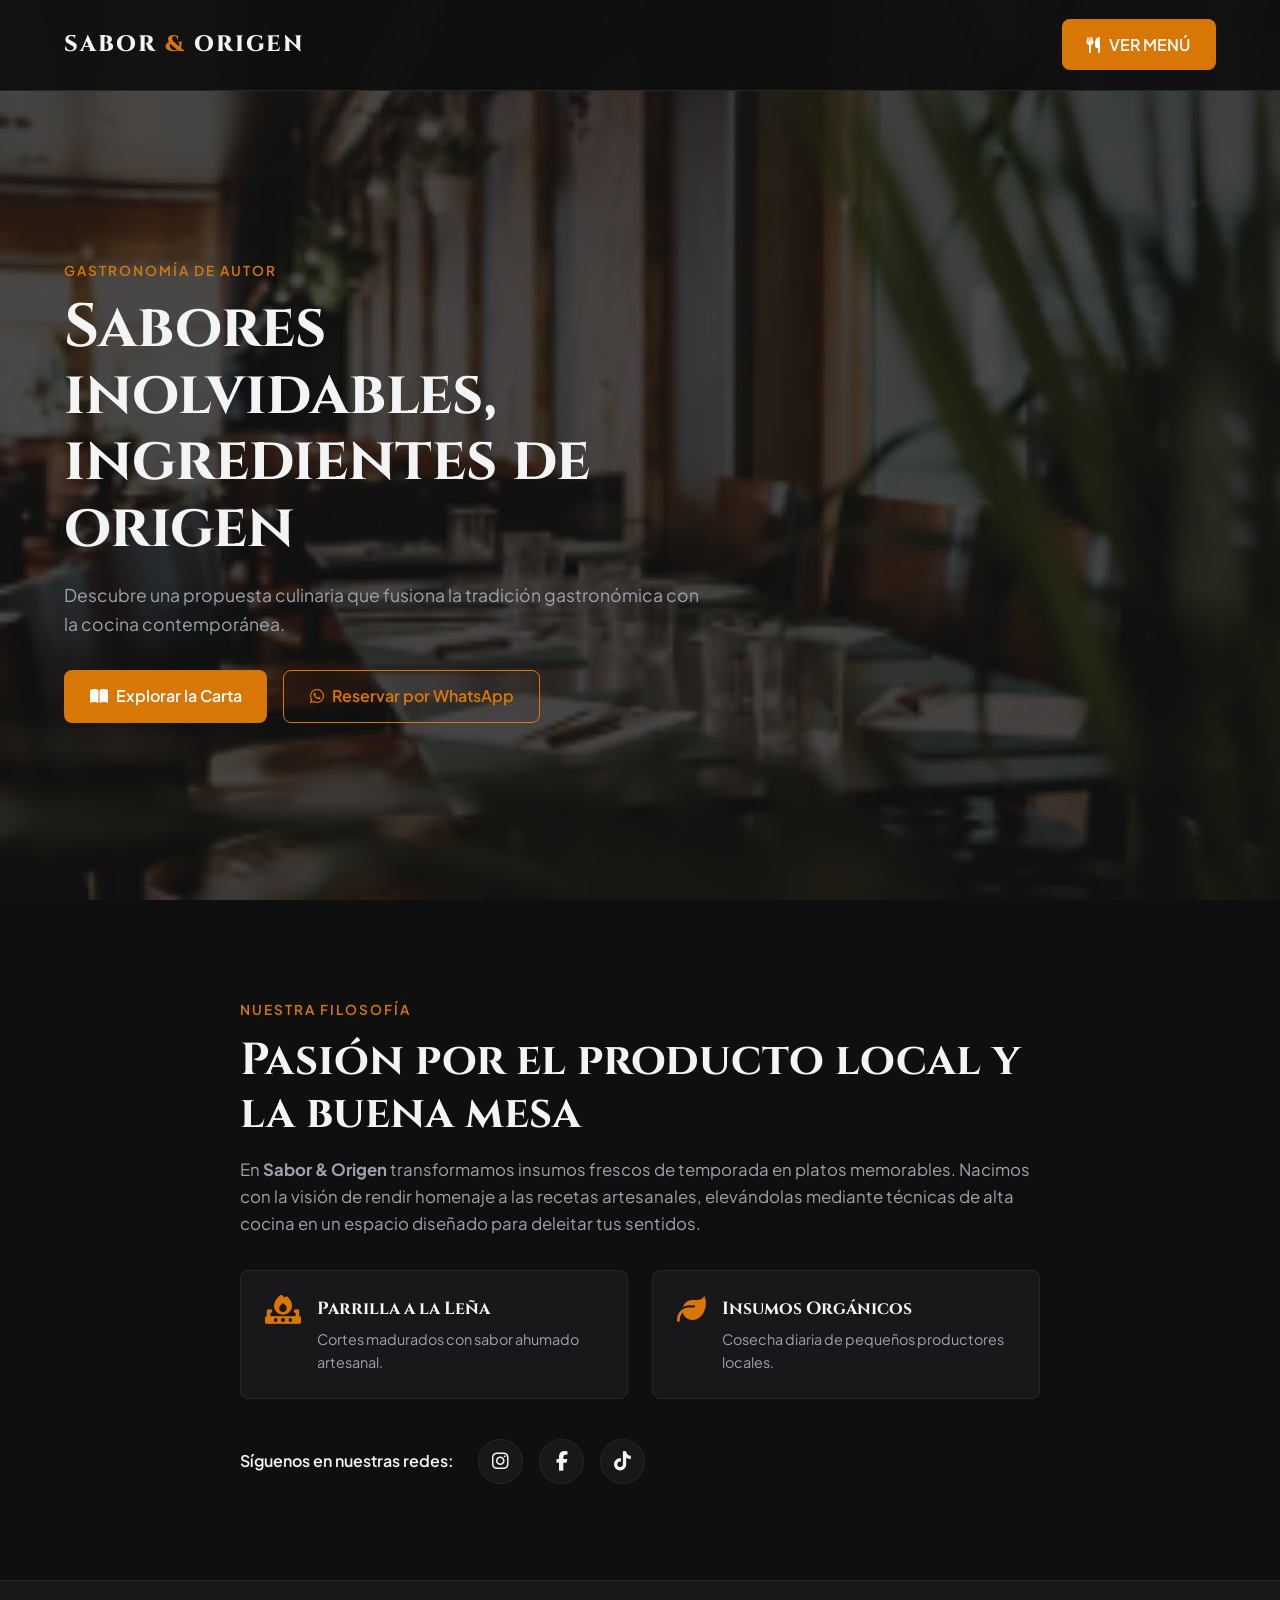
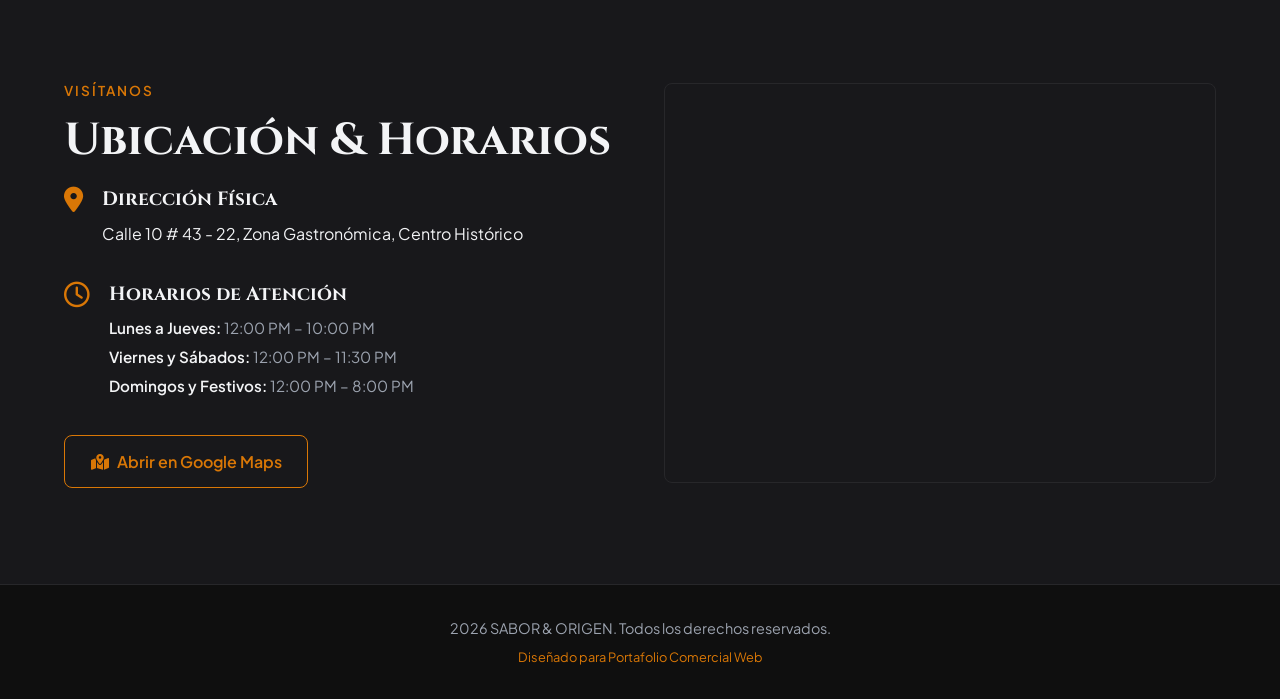
<file: index.html>
<!DOCTYPE html>
<html lang="es">
<head>
  <meta charset="UTF-8">
  <meta name="viewport" content="width=device-width, initial-scale=1.0">
  <meta name="description" content="Sabor & Origen - Gastronomía de autor, ingredientes seleccionados y ambiente único.">
  <title>Sabor & Origen | Restaurante & Experiencia Culinaria</title>

  <!-- Google Fonts -->
  <link rel="preconnect" href="https://fonts.googleapis.com">
  <link rel="preconnect" href="https://fonts.gstatic.com" crossorigin>
  <link href="https://fonts.googleapis.com/css2?family=Cinzel:wght@600;700;800;900&family=Plus+Jakarta+Sans:wght@400;500;600;700&display=swap" rel="stylesheet">

  <!-- Font Awesome Icons -->
  <link rel="stylesheet" href="https://cdnjs.cloudflare.com/ajax/libs/font-awesome/6.5.1/css/all.min.css">

  <!-- Hoja de Estilos (Asegúrate de que se llame styles.css en tu carpeta) -->
  <link rel="stylesheet" href="style.css">
</head>
<body>

  <!-- ==========================================
       SECCIÓN 1: HEADER (SOLO LOGO Y BOTÓN MENÚ)
  =========================================== -->
  <header class="header" id="header">
    <div class="container nav-container">
      <a href="index.html" class="logo">
        SABOR <span>&</span> ORIGEN
      </a>

      <div class="nav-actions">
        <a href="menu.html" class="btn btn-primary">
          <i class="fa-solid fa-utensils"></i> VER MENÚ
        </a>
      </div>
    </div>
  </header>

  <!-- ==========================================
       SECCIÓN 2: HERO & BANNER (CARRUSEL 4 SEGUNDOS)
  =========================================== -->
  <section class="hero" id="inicio">
    <div class="hero-slider">
      <!-- Asegúrate de que las fotos en tu carpeta img/ tengan estas extensiones exactas -->
      <div class="slide active" style="background-image: url('img/hero1.png');"></div>
      <div class="slide" style="background-image: url('img/hero2.png');"></div>
      <div class="slide" style="background-image: url('img/hero3.png');"></div>
    </div>

    <div class="hero-overlay"></div>

    <div class="container hero-container">
      <div class="hero-content">
        <span class="badge">Gastronomía de Autor</span>
        <h1 class="hero-title">Sabores inolvidables, ingredientes de origen</h1>
        <p class="hero-description">
          Descubre una propuesta culinaria que fusiona la tradición gastronómica con la cocina contemporánea.
        </p>
        <div class="hero-buttons">
          <a href="menu.html" class="btn btn-primary">
            <i class="fa-solid fa-book-open"></i> Explorar la Carta
          </a>
          <a href="https://wa.me/1234567890?text=Hola,%20quisiera%20reservar%20una%20mesa" target="_blank" rel="noopener noreferrer" class="btn btn-outline">
            <i class="fa-brands fa-whatsapp"></i> Reservar por WhatsApp
          </a>
        </div>
      </div>
    </div>
  </section>

  <!-- ==========================================
       SECCIÓN 3: SOBRE NOSOTROS, HISTORIA & REDES
  =========================================== -->
  <section class="about">
    <div class="container about-container">
      <div class="about-info">
        <span class="badge">Nuestra Filosofía</span>
        <h2 class="section-title">Pasión por el producto local y la buena mesa</h2>
        <p class="about-text">
          En <strong>Sabor & Origen</strong> transformamos insumos frescos de temporada en platos memorables. Nacimos con la visión de rendir homenaje a las recetas artesanales, elevándolas mediante técnicas de alta cocina en un espacio diseñado para deleitar tus sentidos.
        </p>

        <div class="features-grid">
          <div class="feature-card">
            <i class="fa-solid fa-fire-burner feature-icon"></i>
            <div>
              <h3>Parrilla a la Leña</h3>
              <p>Cortes madurados con sabor ahumado artesanal.</p>
            </div>
          </div>

          <div class="feature-card">
            <i class="fa-solid fa-leaf feature-icon"></i>
            <div>
              <h3>Insumos Orgánicos</h3>
              <p>Cosecha diaria de pequeños productores locales.</p>
            </div>
          </div>
        </div>

        <div class="socials-wrapper">
          <span class="socials-label">Síguenos en nuestras redes:</span>
          <div class="social-icons">
            <a href="https://instagram.com" target="_blank" rel="noopener noreferrer" aria-label="Instagram" class="social-btn">
              <i class="fa-brands fa-instagram"></i>
            </a>
            <a href="https://facebook.com" target="_blank" rel="noopener noreferrer" aria-label="Facebook" class="social-btn">
              <i class="fa-brands fa-facebook-f"></i>
            </a>
            <a href="https://tiktok.com" target="_blank" rel="noopener noreferrer" aria-label="TikTok" class="social-btn">
              <i class="fa-brands fa-tiktok"></i>
            </a>
          </div>
        </div>
      </div>
    </div>
  </section>

  <!-- ==========================================
       SECCIÓN 4: UBICACIÓN, HORARIOS & GOOGLE MAPS
  =========================================== -->
  <section class="location">
    <div class="container location-container">
      <div class="location-info">
        <span class="badge">Visítanos</span>
        <h2 class="section-title">Ubicación & Horarios</h2>
        
        <div class="info-block">
          <i class="fa-solid fa-location-dot info-icon"></i>
          <div>
            <h3>Dirección Física</h3>
            <p>Calle 10 # 43 - 22, Zona Gastronómica, Centro Histórico</p>
          </div>
        </div>

        <div class="info-block">
          <i class="fa-clock fa-regular info-icon"></i>
          <div>
            <h3>Horarios de Atención</h3>
            <ul class="hours-list">
              <li><span>Lunes a Jueves:</span> 12:00 PM – 10:00 PM</li>
              <li><span>Viernes y Sábados:</span> 12:00 PM – 11:30 PM</li>
              <li><span>Domingos y Festivos:</span> 12:00 PM – 8:00 PM</li>
            </ul>
          </div>
        </div>

        <a href="https://maps.google.com" target="_blank" rel="noopener noreferrer" class="btn btn-outline">
          <i class="fa-solid fa-map-location-dot"></i> Abrir en Google Maps
        </a>
      </div>

      <div class="location-map">
        <iframe 
          src="https://www.google.com/maps/embed?pb=!1m18!1m12!1m3!1d3976.78627419515!2d-74.05834882418386!3d4.667633295307049!2m3!1f0!2f0!3f0!3m2!1i1024!2i768!4f13.1!3m3!1m2!1s0x8e3f9a5e1e2338f7%3A0x8dd3dfd8d3f114c0!2sZona%20G%2C%20Bogot%C3%A1!5e0!3m2!1ses!2sco!4v1700000000000!5m2!1ses!2sco" 
          width="100%" 
          height="100%" 
          style="border:0;" 
          allowfullscreen="" 
          loading="lazy">
        </iframe>
      </div>
    </div>
  </section>

  <!-- ==========================================
       SECCIÓN 5: FOOTER
  =========================================== -->
  <footer class="footer">
    <div class="container">
      <p> 2026 SABOR & ORIGEN. Todos los derechos reservados.</p>
      <p class="footer-credit">Diseñado para Portafolio Comercial Web</p>
    </div>
  </footer>

  <script src="main.js"></script>
</body>
</html>
</file>
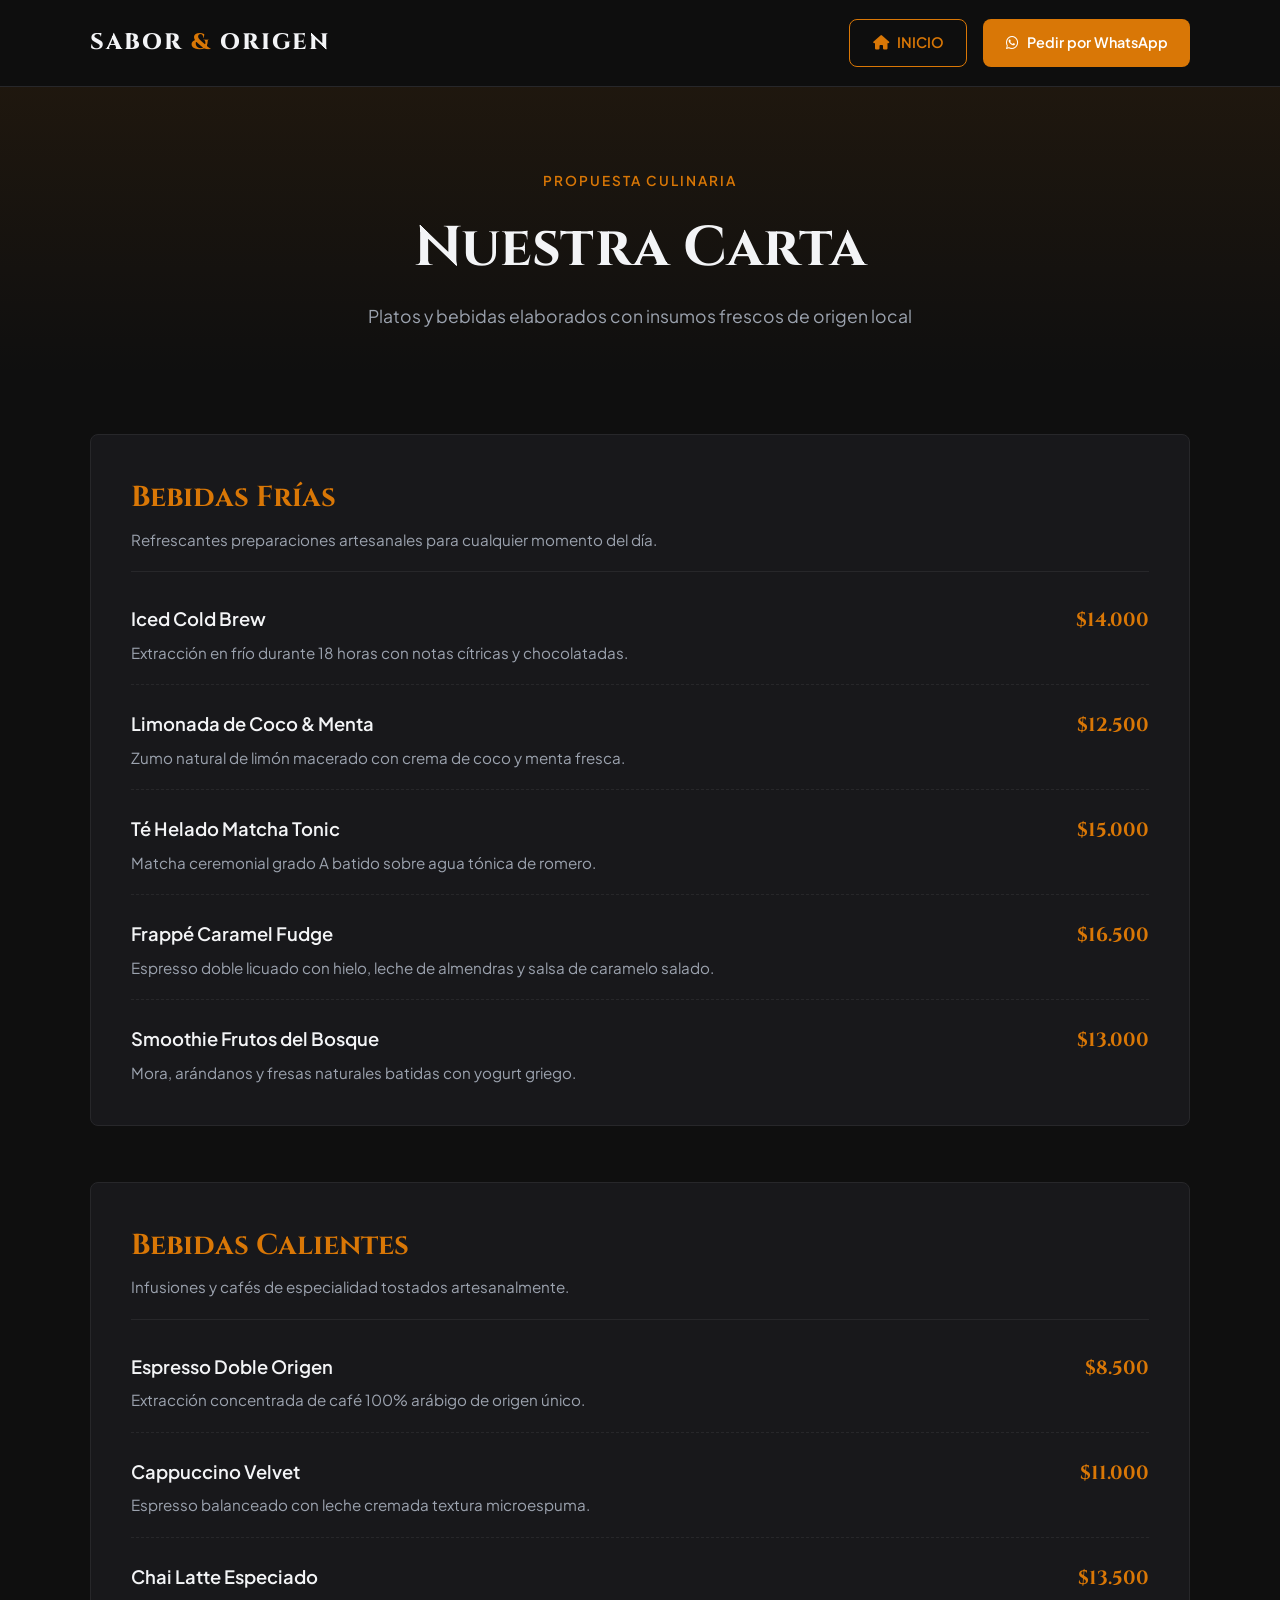
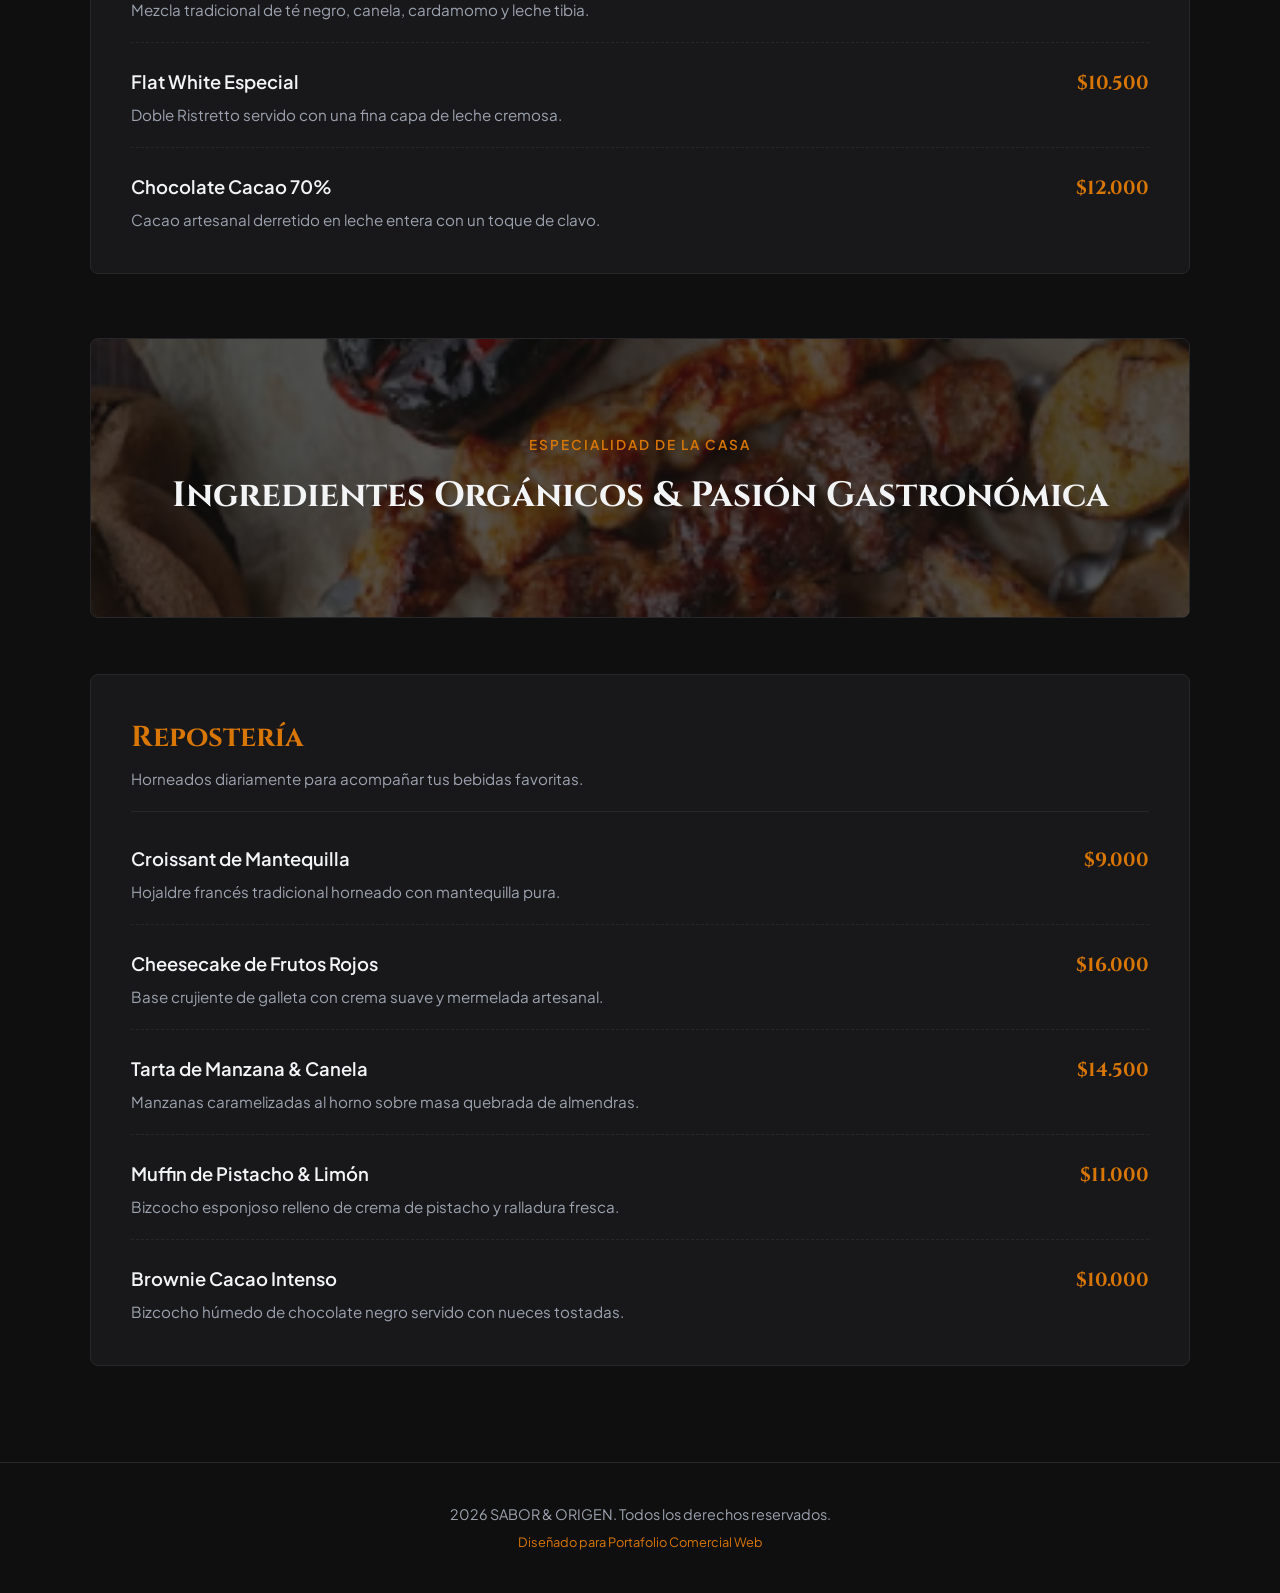
<file: menu.html>
<!DOCTYPE html>
<html lang="es">
<head>
    <meta charset="UTF-8">
    <meta name="viewport" content="width=device-width, initial-scale=1.0">
    <meta name="description" content="Menú Gastronómico | Sabor & Origen">
    <title>Menú Gastronómico | Sabor & Origen</title>

    <!-- Google Fonts: Cinzel y Plus Jakarta Sans -->
    <link rel="preconnect" href="https://fonts.googleapis.com">
    <link rel="preconnect" href="https://fonts.gstatic.com" crossorigin>
    <link href="https://fonts.googleapis.com/css2?family=Cinzel:wght@600;700;800;900&family=Plus+Jakarta+Sans:wght@400;500;600;700&display=swap" rel="stylesheet">

    <!-- Font Awesome Icons -->
    <link rel="stylesheet" href="https://cdnjs.cloudflare.com/ajax/libs/font-awesome/6.5.1/css/all.min.css">

    <!-- Hoja de estilos del menú -->
    <link rel="stylesheet" href="menu.css">
</head>
<body>

    <!-- ==========================================
         HEADER / NAVEGACIÓN
    =========================================== -->
    <header class="header">
        <div class="container nav-container">
            <a href="index.html" class="logo">
                SABOR <span>&</span> ORIGEN
            </a>

            <div class="nav-actions">
                <a href="index.html" class="btn btn-outline">
                    <i class="fa-solid fa-house"></i> INICIO
                </a>
                <a href="https://wa.me/1234567890?text=Hola,%20quisiera%20hacer%20un%20pedido%20del%20menú" target="_blank" rel="noopener noreferrer" class="btn btn-primary">
                    <i class="fa-brands fa-whatsapp"></i> Pedir por WhatsApp
                </a>
            </div>
        </div>
    </header>

    <!-- ==========================================
         HERO BANNER DE LA PÁGINA MENÚ
    =========================================== -->
    <section class="menu-hero">
        <div class="container">
            <span class="badge">Propuesta Culinaria</span>
            <h1 class="page-title">Nuestra Carta</h1>
            <p class="page-subtitle">Platos y bebidas elaborados con insumos frescos de origen local</p>
        </div>
    </section>

    <!-- ==========================================
         CONTENIDO PRINCIPAL DEL MENÚ
    =========================================== -->
    <main class="menu-container container">

        <!-- CATEGORÍA 1: BEBIDAS FRÍAS -->
        <section class="menu-section" id="categoria-frias">
            <div class="category-header">
                <h2 class="category-title">Bebidas Frías</h2>
                <p class="category-desc">Refrescantes preparaciones artesanales para cualquier momento del día.</p>
            </div>

            <div class="menu-grid" data-category="frias">
                <div class="menu-item">
                    <div class="item-header">
                        <h3 class="item-title">Iced Cold Brew</h3>
                        <span class="item-price">$14.000</span>
                    </div>
                    <p class="item-desc">Extracción en frío durante 18 horas con notas cítricas y chocolatadas.</p>
                </div>

                <div class="menu-item">
                    <div class="item-header">
                        <h3 class="item-title">Limonada de Coco & Menta</h3>
                        <span class="item-price">$12.500</span>
                    </div>
                    <p class="item-desc">Zumo natural de limón macerado con crema de coco y menta fresca.</p>
                </div>

                <div class="menu-item">
                    <div class="item-header">
                        <h3 class="item-title">Té Helado Matcha Tonic</h3>
                        <span class="item-price">$15.000</span>
                    </div>
                    <p class="item-desc">Matcha ceremonial grado A batido sobre agua tónica de romero.</p>
                </div>

                <div class="menu-item">
                    <div class="item-header">
                        <h3 class="item-title">Frappé Caramel Fudge</h3>
                        <span class="item-price">$16.500</span>
                    </div>
                    <p class="item-desc">Espresso doble licuado con hielo, leche de almendras y salsa de caramelo salado.</p>
                </div>

                <div class="menu-item">
                    <div class="item-header">
                        <h3 class="item-title">Smoothie Frutos del Bosque</h3>
                        <span class="item-price">$13.000</span>
                    </div>
                    <p class="item-desc">Mora, arándanos y fresas naturales batidas con yogurt griego.</p>
                </div>
            </div>
        </section>

        <!-- CATEGORÍA 2: BEBIDAS CALIENTES -->
        <section class="menu-section" id="categoria-calientes">
            <div class="category-header">
                <h2 class="category-title">Bebidas Calientes</h2>
                <p class="category-desc">Infusiones y cafés de especialidad tostados artesanalmente.</p>
            </div>

            <div class="menu-grid" data-category="calientes">
                <div class="menu-item">
                    <div class="item-header">
                        <h3 class="item-title">Espresso Doble Origen</h3>
                        <span class="item-price">$8.500</span>
                    </div>
                    <p class="item-desc">Extracción concentrada de café 100% arábigo de origen único.</p>
                </div>

                <div class="menu-item">
                    <div class="item-header">
                        <h3 class="item-title">Cappuccino Velvet</h3>
                        <span class="item-price">$11.000</span>
                    </div>
                    <p class="item-desc">Espresso balanceado con leche cremada textura microespuma.</p>
                </div>

                <div class="menu-item">
                    <div class="item-header">
                        <h3 class="item-title">Chai Latte Especiado</h3>
                        <span class="item-price">$13.500</span>
                    </div>
                    <p class="item-desc">Mezcla tradicional de té negro, canela, cardamomo y leche tibia.</p>
                </div>

                <div class="menu-item">
                    <div class="item-header">
                        <h3 class="item-title">Flat White Especial</h3>
                        <span class="item-price">$10.500</span>
                    </div>
                    <p class="item-desc">Doble Ristretto servido con una fina capa de leche cremosa.</p>
                </div>

                <div class="menu-item">
                    <div class="item-header">
                        <h3 class="item-title">Chocolate Cacao 70%</h3>
                        <span class="item-price">$12.000</span>
                    </div>
                    <p class="item-desc">Cacao artesanal derretido en leche entera con un toque de clavo.</p>
                </div>
            </div>
        </section>

        <!-- BANNER / ÚNICA FOTO DESTACADA (ENTRE LA CATEGORÍA 2 Y 3) -->
        <div class="menu-featured-banner">
            <div class="banner-overlay"></div>
            <img src="img/hero2.png" alt="Especialidad de la Casa" class="banner-img">
            <div class="banner-caption">
                <span class="badge">Especialidad de la casa</span>
                <h2>Ingredientes Orgánicos & Pasión Gastronómica</h2>
            </div>
        </div>

        <!-- CATEGORÍA 3: REPOSTERÍA -->
        <section class="menu-section" id="categoria-reposteria">
            <div class="category-header">
                <h2 class="category-title">Repostería</h2>
                <p class="category-desc">Horneados diariamente para acompañar tus bebidas favoritas.</p>
            </div>

            <div class="menu-grid" data-category="reposteria">
                <div class="menu-item">
                    <div class="item-header">
                        <h3 class="item-title">Croissant de Mantequilla</h3>
                        <span class="item-price">$9.000</span>
                    </div>
                    <p class="item-desc">Hojaldre francés tradicional horneado con mantequilla pura.</p>
                </div>

                <div class="menu-item">
                    <div class="item-header">
                        <h3 class="item-title">Cheesecake de Frutos Rojos</h3>
                        <span class="item-price">$16.000</span>
                    </div>
                    <p class="item-desc">Base crujiente de galleta con crema suave y mermelada artesanal.</p>
                </div>

                <div class="menu-item">
                    <div class="item-header">
                        <h3 class="item-title">Tarta de Manzana & Canela</h3>
                        <span class="item-price">$14.500</span>
                    </div>
                    <p class="item-desc">Manzanas caramelizadas al horno sobre masa quebrada de almendras.</p>
                </div>

                <div class="menu-item">
                    <div class="item-header">
                        <h3 class="item-title">Muffin de Pistacho & Limón</h3>
                        <span class="item-price">$11.000</span>
                    </div>
                    <p class="item-desc">Bizcocho esponjoso relleno de crema de pistacho y ralladura fresca.</p>
                </div>

                <div class="menu-item">
                    <div class="item-header">
                        <h3 class="item-title">Brownie Cacao Intenso</h3>
                        <span class="item-price">$10.000</span>
                    </div>
                    <p class="item-desc">Bizcocho húmedo de chocolate negro servido con nueces tostadas.</p>
                </div>
            </div>
        </section>

    </main>

    <!-- FOOTER -->
    <footer class="footer">
        <div class="container footer-content">
            <p> 2026 SABOR & ORIGEN. Todos los derechos reservados.</p>
            <p class="footer-credit">Diseñado para Portafolio Comercial Web</p>
        </div>
    </footer>
<!-- Script de sincronización con Google Sheets -->
           <script src="menu.js"></script>
</body>
</html>
</file>
<file: style.css>
/* VARIABLES GLOBALES Y CONFIGURACIÓN BASE */
/* VARIABLES GLOBALES Y CONFIGURACIÓN BASE */
:root {
  /* Paleta de colores para restaurante */
  --bg-primary: #0f0f0f;       /* Fondo principal oscuro */
  --bg-card: #18181b;          /* Fondo de tarjetas y contenedor secundario */
  --bg-card-hover: #27272a;    /* Estado hover de tarjetas */
  --text-main: #f3f4f6;        /* Texto principal blanco hueso */
  --text-muted: #9ca3af;       /* Texto secundario / gris medio */
  --accent: #d97706;           /* Color de acento cálido (dorado / ámbar) */
  --accent-hover: #b45309;     /* Color de acento al pasar el cursor */
  --white: #ffffff;            /* Blanco puro */
  --border-color: #27272a;     /* Delimitadores discretos */

  /* Tipografías desde Google Fonts */
  --font-heading: 'Cinzel', serif;              /* Títulos sofisticados y logotipo */
  --font-body: 'Plus Jakarta Sans', sans-serif; /* Párrafos, menú y botones */

  /* Efectos y dimensiones */
  --transition: all 0.3s ease-in-out;
  --max-width: 1200px;
  --border-radius: 8px;
}

/* RESET PROFESIONAL*/
*, *::before, *::after {
  box-sizing: border-box;
  margin: 0;
  padding: 0;
}

html {
  scroll-behavior: smooth;
  font-size: 16px;
}

body {
  font-family: var(--font-body);
  background-color: var(--bg-primary);
  color: var(--text-main);
  line-height: 1.6;
}

img {
  max-width: 100%;
  height: auto;
  display: block;
}

a {
  text-decoration: none;
  color: inherit;
}

button {
  cursor: pointer;
  border: none;
  background: none;
  font-family: inherit;
}

/* Contenedor genérico centrado */
.container {
  width: 90%;
  max-width: var(--max-width);
  margin: 0 auto;
}

/* Títulos y Subtítulos reutilizables */
.badge {
  display: inline-block;
  color: var(--accent);
  text-transform: uppercase;
  font-size: 0.85rem;
  letter-spacing: 2px;
  margin-bottom: 0.8rem;
  font-weight: 600;
}

.section-title {
  font-family: var(--font-heading);
  font-size: clamp(2rem, 4vw, 2.8rem);
  color: var(--text-main);
  margin-bottom: 1rem;
  line-height: 1.2;
}

/* Botones generales */
.btn {
  display: inline-flex;
  align-items: center;
  gap: 0.5rem;
  padding: 0.8rem 1.6rem;
  border-radius: var(--border-radius);
  font-weight: 600;
  transition: var(--transition);
}

.btn-primary {
  background-color: var(--accent);
  color: var(--white);
}

.btn-primary:hover {
  background-color: var(--accent-hover);
}

.btn-outline {
  border: 1px solid var(--accent);
  color: var(--accent);
}

.btn-outline:hover {
  background-color: var(--accent);
  color: var(--white);
}

/* SECCIÓN 1: HEADER & NAVEGACIÓN SIMPLIFICADA*/
.header {
  position: fixed;
  top: 0;
  left: 0;
  width: 100%;
  background-color: rgba(15, 15, 15, 0.92);
  backdrop-filter: blur(12px);
  z-index: 1000;
  padding: 1.2rem 0;
  border-bottom: 1px solid var(--border-color);
}

.nav-container {
  display: flex;
  justify-content: space-between;
  align-items: center;
}

.logo {
  font-family: var(--font-heading);
  font-size: 1.4rem;
  font-weight: 800;
  color: var(--text-main);
  letter-spacing: 2px;
}

.logo span {
  color: var(--accent);
}

/* SECCIÓN 2: HERO & BANNER (SLIDER 4 SEGUNDOS) */
.hero {
  position: relative;
  min-height: 100vh;
  display: flex;
  align-items: center;
  padding-top: 80px;
  overflow: hidden;
}

.hero-slider {
  position: absolute;
  top: 0;
  left: 0;
  width: 100%;
  height: 100%;
  z-index: 1;
}

.slide {
  position: absolute;
  top: 0;
  left: 0;
  width: 100%;
  height: 100%;
  background-size: cover;
  background-position: center;
  opacity: 0;
  transition: opacity 1.2s ease-in-out; /* Transición fluida de la foto de fondo */
}

.slide.active {
  opacity: 1;
}

.hero-overlay {
  position: absolute;
  top: 0;
  left: 0;
  width: 100%;
  height: 100%;
  background: rgba(15, 15, 15, 0.75);
  z-index: 2;
}

.hero-container {
  position: relative;
  z-index: 3;
}

.hero-content {
  max-width: 650px;
}

.hero-title {
  font-family: var(--font-heading);
  font-size: clamp(2.5rem, 5vw, 3.8rem);
  line-height: 1.1;
  margin-bottom: 1.2rem;
}

.hero-description {
  color: var(--text-muted);
  font-size: 1.1rem;
  margin-bottom: 2rem;
}

.hero-buttons {
  display: flex;
  gap: 1rem;
  flex-wrap: wrap;
}

/* SECCIÓN 3: SOBRE NOSOTROS, HISTORIA & REDES */
.about {
  padding: 6rem 0;
  background-color: var(--bg-primary);
  border-bottom: 1px solid var(--border-color);
}

.about-info {
  max-width: 800px;
  margin: 0 auto;
}

.about-text {
  color: var(--text-muted);
  font-size: 1.05rem;
  margin-bottom: 2rem;
}

.features-grid {
  display: grid;
  grid-template-columns: repeat(auto-fit, minmax(250px, 1fr));
  gap: 1.5rem;
  margin-bottom: 2.5rem;
}

.feature-card {
  background-color: var(--bg-card);
  padding: 1.5rem;
  border-radius: var(--border-radius);
  display: flex;
  align-items: flex-start;
  gap: 1rem;
  border: 1px solid var(--border-color);
}

.feature-icon {
  font-size: 1.8rem;
  color: var(--accent);
}

.feature-card h3 {
  font-size: 1.1rem;
  margin-bottom: 0.3rem;
  font-family: var(--font-heading);
}

.feature-card p {
  font-size: 0.9rem;
  color: var(--text-muted);
}

/* Iconos de Redes Sociales */
.socials-wrapper {
  display: flex;
  align-items: center;
  gap: 1.5rem;
  flex-wrap: wrap;
}

.socials-label {
  font-weight: 600;
  color: var(--text-main);
}

.social-icons {
  display: flex;
  gap: 1rem;
}

.social-btn {
  width: 45px;
  height: 45px;
  border-radius: 50%;
  background-color: var(--bg-card);
  border: 1px solid var(--border-color);
  display: flex;
  align-items: center;
  justify-content: center;
  font-size: 1.2rem;
  color: var(--text-main);
  transition: var(--transition);
}

.social-btn:hover {
  background-color: var(--accent);
  color: var(--white);
  transform: translateY(-3px);
}

/* SECCIÓN 4: UBICACIÓN, HORARIOS & MAPS*/
.location {
  padding: 6rem 0;
  background-color: var(--bg-card);
}

.location-container {
  display: grid;
  grid-template-columns: 1fr 1fr;
  gap: 3rem;
  align-items: center;
}

.info-block {
  display: flex;
  gap: 1.2rem;
  margin-bottom: 2rem;
}

.info-icon {
  font-size: 1.6rem;
  color: var(--accent);
  margin-top: 0.2rem;
}

.info-block h3 {
  font-family: var(--font-heading);
  font-size: 1.2rem;
  margin-bottom: 0.4rem;
}

.hours-list {
  list-style: none;
  color: var(--text-muted);
  font-size: 0.95rem;
}

.hours-list li {
  margin-bottom: 0.3rem;
}

.hours-list span {
  color: var(--text-main);
  font-weight: 600;
}

.location-map {
  height: 400px;
  border-radius: var(--border-radius);
  overflow: hidden;
  border: 1px solid var(--border-color);
}

/* 
   SECCIÓN 5: FOOTER
 */
.footer {
  padding: 2rem 0;
  background-color: var(--bg-primary);
  border-top: 1px solid var(--border-color);
  text-align: center;
  color: var(--text-muted);
  font-size: 0.9rem;
}

.footer-credit {
  font-size: 0.8rem;
  margin-top: 0.4rem;
  color: var(--accent);
}

/* 
   ADAPTACIÓN RESPONSIVA (MÓVILES Y TABLETS)
*/
@media (max-width: 900px) {
  .location-container {
    grid-template-columns: 1fr;
  }
  
  .location-map {
    height: 300px;
  }
}

@media (max-width: 576px) {
  .hero-buttons {
    flex-direction: column;
    width: 100%;
  }

  .hero-buttons .btn {
    width: 100%;
    justify-content: center;
  }
}
</file>
<file: menu.css>
/* ==========================================
   VARIABLES GLOBALES Y PALETA (SABOR & ORIGEN)
=========================================== */
:root {
  --bg-primary: #0f0f0f;       /* Fondo principal oscuro */
  --bg-card: #18181b;          /* Fondo de tarjetas y contenedores */
  --bg-card-hover: #27272a;    /* Hover de elementos */
  --text-main: #f3f4f6;        /* Blanco hueso */
  --text-muted: #9ca3af;       /* Gris secundario */
  --accent: #d97706;           /* Ámbar / Dorado */
  --accent-hover: #b45309;     /* Ámbar oscuro */
  --white: #ffffff;
  --border-color: #27272a;     /* Bordes oscuros */

  --font-heading: 'Cinzel', serif;
  --font-body: 'Plus Jakarta Sans', sans-serif;

  --transition: all 0.3s ease-in-out;
  --max-width: 1100px;
  --border-radius: 8px;
}

/* RESET */
*, *::before, *::after {
  box-sizing: border-box;
  margin: 0;
  padding: 0;
}

html {
  scroll-behavior: smooth;
  font-size: 16px;
}

body {
  font-family: var(--font-body);
  background-color: var(--bg-primary);
  color: var(--text-main);
  line-height: 1.6;
}

a {
  text-decoration: none;
  color: inherit;
}

.container {
  width: 90%;
  max-width: var(--max-width);
  margin: 0 auto;
}

/* COMPONENTES REUTILIZABLES */
.badge {
  display: inline-block;
  color: var(--accent);
  text-transform: uppercase;
  font-size: 0.85rem;
  letter-spacing: 2px;
  margin-bottom: 0.8rem;
  font-weight: 600;
}

.btn {
  display: inline-flex;
  align-items: center;
  gap: 0.5rem;
  padding: 0.7rem 1.4rem;
  border-radius: var(--border-radius);
  font-weight: 600;
  font-size: 0.9rem;
  transition: var(--transition);
}

.btn-primary {
  background-color: var(--accent);
  color: var(--white);
}

.btn-primary:hover {
  background-color: var(--accent-hover);
}

.btn-outline {
  border: 1px solid var(--accent);
  color: var(--accent);
}

.btn-outline:hover {
  background-color: var(--accent);
  color: var(--white);
}

/* ==========================================
   HEADER / NAVEGACIÓN
=========================================== */
.header {
  position: sticky;
  top: 0;
  width: 100%;
  background-color: rgba(15, 15, 15, 0.95);
  backdrop-filter: blur(12px);
  z-index: 1000;
  padding: 1.2rem 0;
  border-bottom: 1px solid var(--border-color);
}

.nav-container {
  display: flex;
  justify-content: space-between;
  align-items: center;
}

.logo {
  font-family: var(--font-heading);
  font-size: 1.4rem;
  font-weight: 800;
  color: var(--text-main);
  letter-spacing: 2px;
}

.logo span {
  color: var(--accent);
}

.nav-actions {
  display: flex;
  gap: 1rem;
}

/* ==========================================
   HERO / BANNER TITULAR
=========================================== */
.menu-hero {
  text-align: center;
  padding: 5rem 0 3rem;
  background: linear-gradient(180deg, rgba(217, 119, 6, 0.08) 0%, transparent 100%);
}

.page-title {
  font-family: var(--font-heading);
  font-size: clamp(2.5rem, 5vw, 3.5rem);
  color: var(--text-main);
  margin-bottom: 0.5rem;
}

.page-subtitle {
  color: var(--text-muted);
  font-size: 1.1rem;
}

/* ==========================================
   SECCIONES DE CATEGORÍAS Y PRODUCTOS
=========================================== */
.menu-container {
  padding-bottom: 6rem;
}

.menu-section {
  margin-top: 3.5rem;
  background-color: var(--bg-card);
  border: 1px solid var(--border-color);
  border-radius: var(--border-radius);
  padding: 2.5rem;
}

.category-header {
  border-bottom: 1px solid var(--border-color);
  padding-bottom: 1.2rem;
  margin-bottom: 2rem;
}

.category-title {
  font-family: var(--font-heading);
  font-size: 1.8rem;
  color: var(--accent);
  margin-bottom: 0.4rem;
}

.category-desc {
  color: var(--text-muted);
  font-size: 0.95rem;
}

.menu-grid {
  display: flex;
  flex-direction: column;
  gap: 1.5rem;
}

.menu-item {
  padding-bottom: 1.2rem;
  border-bottom: 1px dashed var(--border-color);
}

.menu-item:last-child {
  border-bottom: none;
  padding-bottom: 0;
}

.item-header {
  display: flex;
  justify-content: space-between;
  align-items: baseline;
  margin-bottom: 0.3rem;
}

.item-title {
  font-size: 1.15rem;
  font-weight: 600;
  color: var(--text-main);
}

.item-price {
  font-family: var(--font-heading);
  font-size: 1.2rem;
  font-weight: 700;
  color: var(--accent);
}

.item-desc {
  color: var(--text-muted);
  font-size: 0.95rem;
}

/* ==========================================
   BANNER CON ÚNICA FOTO DESTACADA (MITAD)
=========================================== */
.menu-featured-banner {
  position: relative;
  width: 100%;
  height: 280px;
  margin: 4rem 0 1rem;
  border-radius: var(--border-radius);
  overflow: hidden;
  border: 1px solid var(--border-color);
  display: flex;
  align-items: center;
  justify-content: center;
}

.banner-img {
  position: absolute;
  top: 0;
  left: 0;
  width: 100%;
  height: 100%;
  object-fit: cover;
  z-index: 1;
}

.banner-overlay {
  position: absolute;
  top: 0;
  left: 0;
  width: 100%;
  height: 100%;
  background: rgba(15, 15, 15, 0.7);
  z-index: 2;
}

.banner-caption {
  position: relative;
  z-index: 3;
  text-align: center;
  padding: 1rem;
}

.banner-caption h2 {
  font-family: var(--font-heading);
  font-size: clamp(1.4rem, 3vw, 2.2rem);
  color: var(--text-main);
}

/* ==========================================
   FOOTER
=========================================== */
.footer {
  padding: 2.5rem 0;
  background-color: var(--bg-primary);
  border-top: 1px solid var(--border-color);
  text-align: center;
  color: var(--text-muted);
  font-size: 0.9rem;
}

.footer-credit {
  font-size: 0.8rem;
  margin-top: 0.4rem;
  color: var(--accent);
}

/* RESPONSIVE */
@media (max-width: 600px) {
  .nav-actions .btn span {
    display: none;
  }
  
  .menu-section {
    padding: 1.5rem;
  }

  .menu-featured-banner {
    height: 200px;
  }
}
</file>
